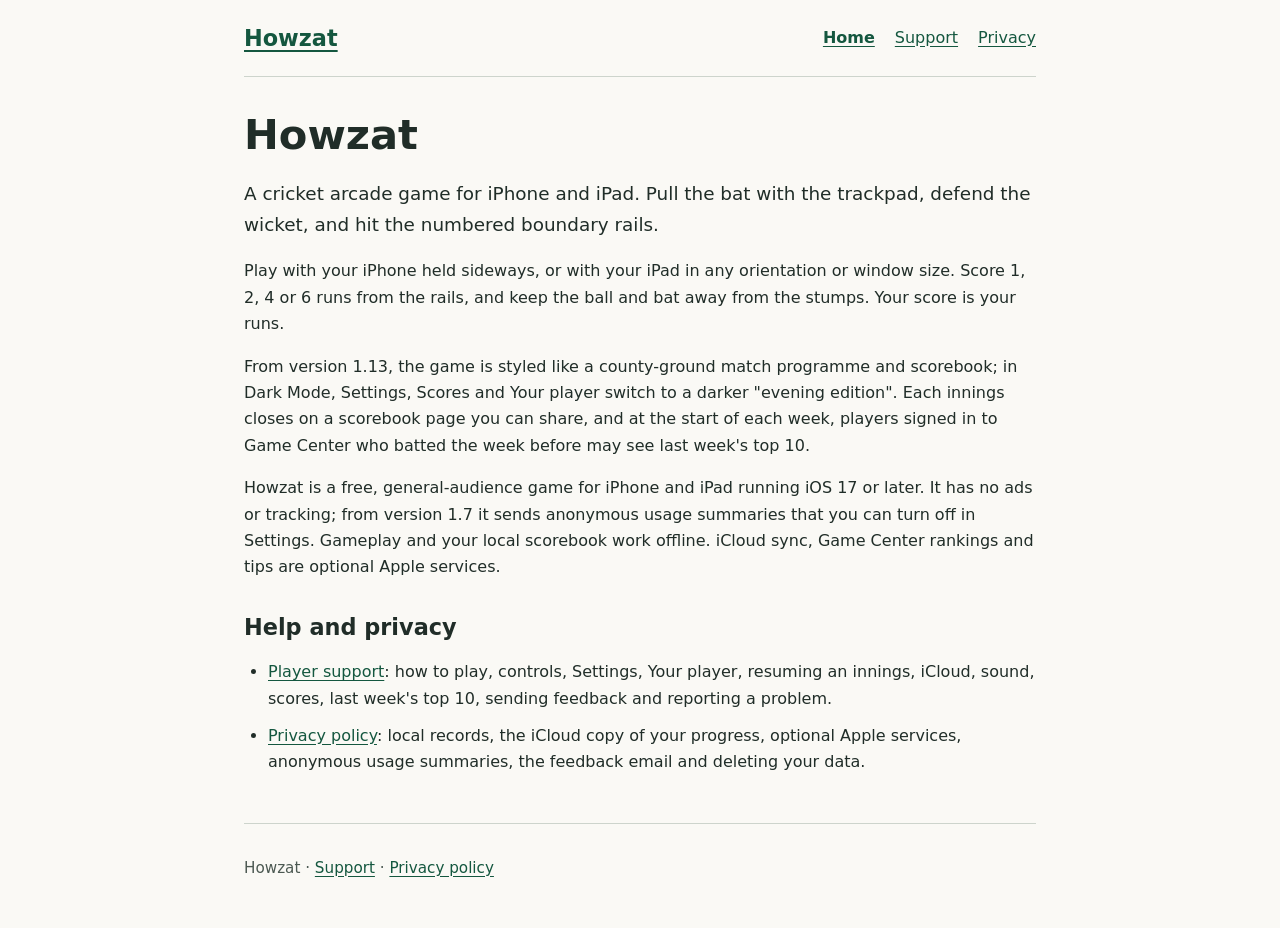
<file: index.html>
<!doctype html>
<html lang="en">
<head>
  <meta charset="utf-8">
  <meta name="viewport" content="width=device-width, initial-scale=1">
  <meta name="description" content="Player support and privacy information for Howzat, a cricket arcade game for iPhone and iPad.">
  <title>Howzat | Cricket for iPhone and iPad</title>
  <link rel="stylesheet" href="styles.css">
</head>
<body>
  <a class="skip-link" href="#main">Skip to content</a>
  <header class="site-header">
    <a class="brand" href="index.html">Howzat</a>
    <nav aria-label="Main navigation">
      <a href="index.html" aria-current="page">Home</a>
      <a href="support.html">Support</a>
      <a href="privacy.html">Privacy</a>
    </nav>
  </header>
  <main id="main">
    <h1>Howzat</h1>
    <p class="lead">A cricket arcade game for iPhone and iPad. Pull the bat with the trackpad, defend the wicket, and hit the numbered boundary rails.</p>
    <p>Play with your iPhone held sideways, or with your iPad in any orientation or window size. Score 1, 2, 4 or 6 runs from the rails, and keep the ball and bat away from the stumps. Your score is your runs.</p>
    <p>From version 1.13, the game is styled like a county-ground match programme and scorebook; in Dark Mode, Settings, Scores and Your player switch to a darker "evening edition". Each innings closes on a scorebook page you can share, and at the start of each week, players signed in to Game Center who batted the week before may see last week's top 10.</p>
    <p>Howzat is a free, general-audience game for iPhone and iPad running iOS 17 or later. It has no ads or tracking; from version 1.7 it sends anonymous usage summaries that you can turn off in Settings. Gameplay and your local scorebook work offline. iCloud sync, Game Center rankings and tips are optional Apple services.</p>
    <section aria-labelledby="help-heading">
      <h2 id="help-heading">Help and privacy</h2>
      <ul>
        <li><a href="support.html">Player support</a>: how to play, controls, Settings, Your player, resuming an innings, iCloud, sound, scores, last week's top 10, sending feedback and reporting a problem.</li>
        <li><a href="privacy.html">Privacy policy</a>: local records, the iCloud copy of your progress, optional Apple services, anonymous usage summaries, the feedback email and deleting your data.</li>
      </ul>
    </section>
  </main>
  <footer class="site-footer">
    <p>Howzat · <a href="support.html">Support</a> · <a href="privacy.html">Privacy policy</a></p>
  </footer>
</body>
</html>
</file>
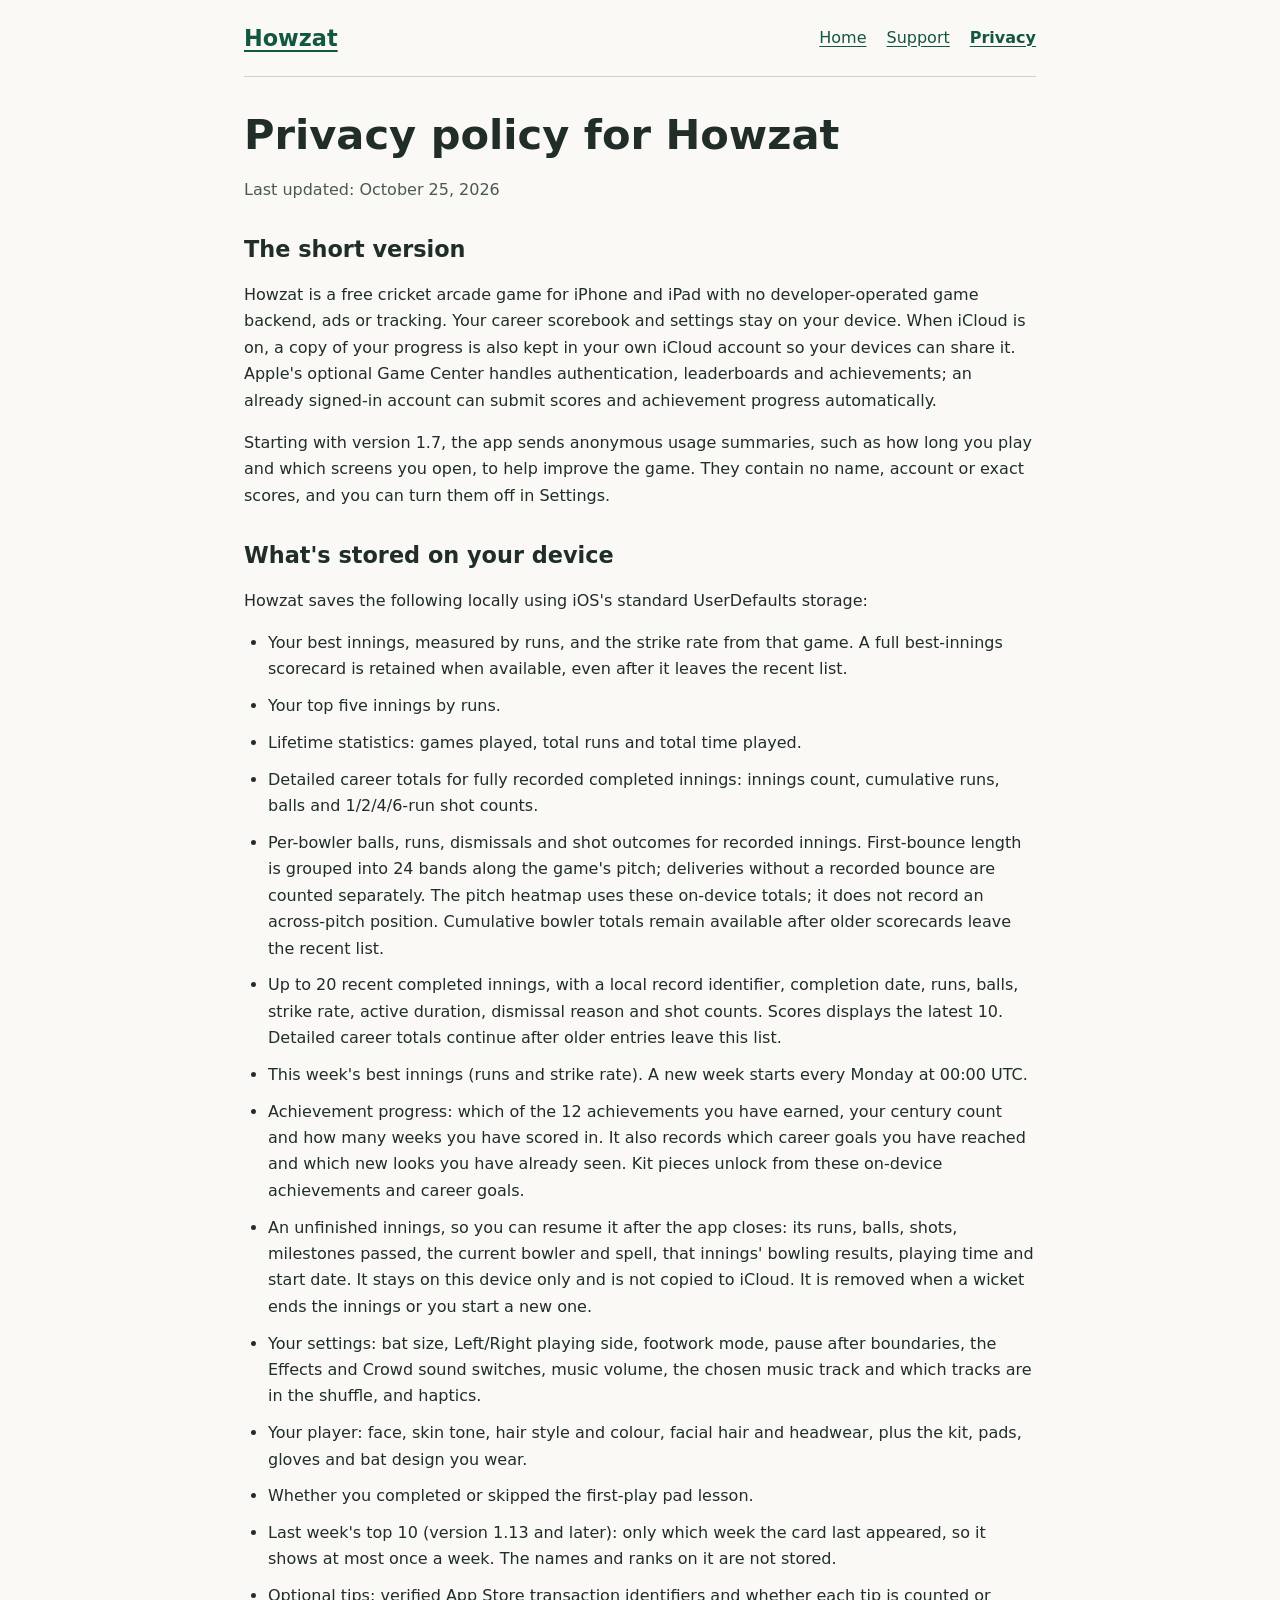
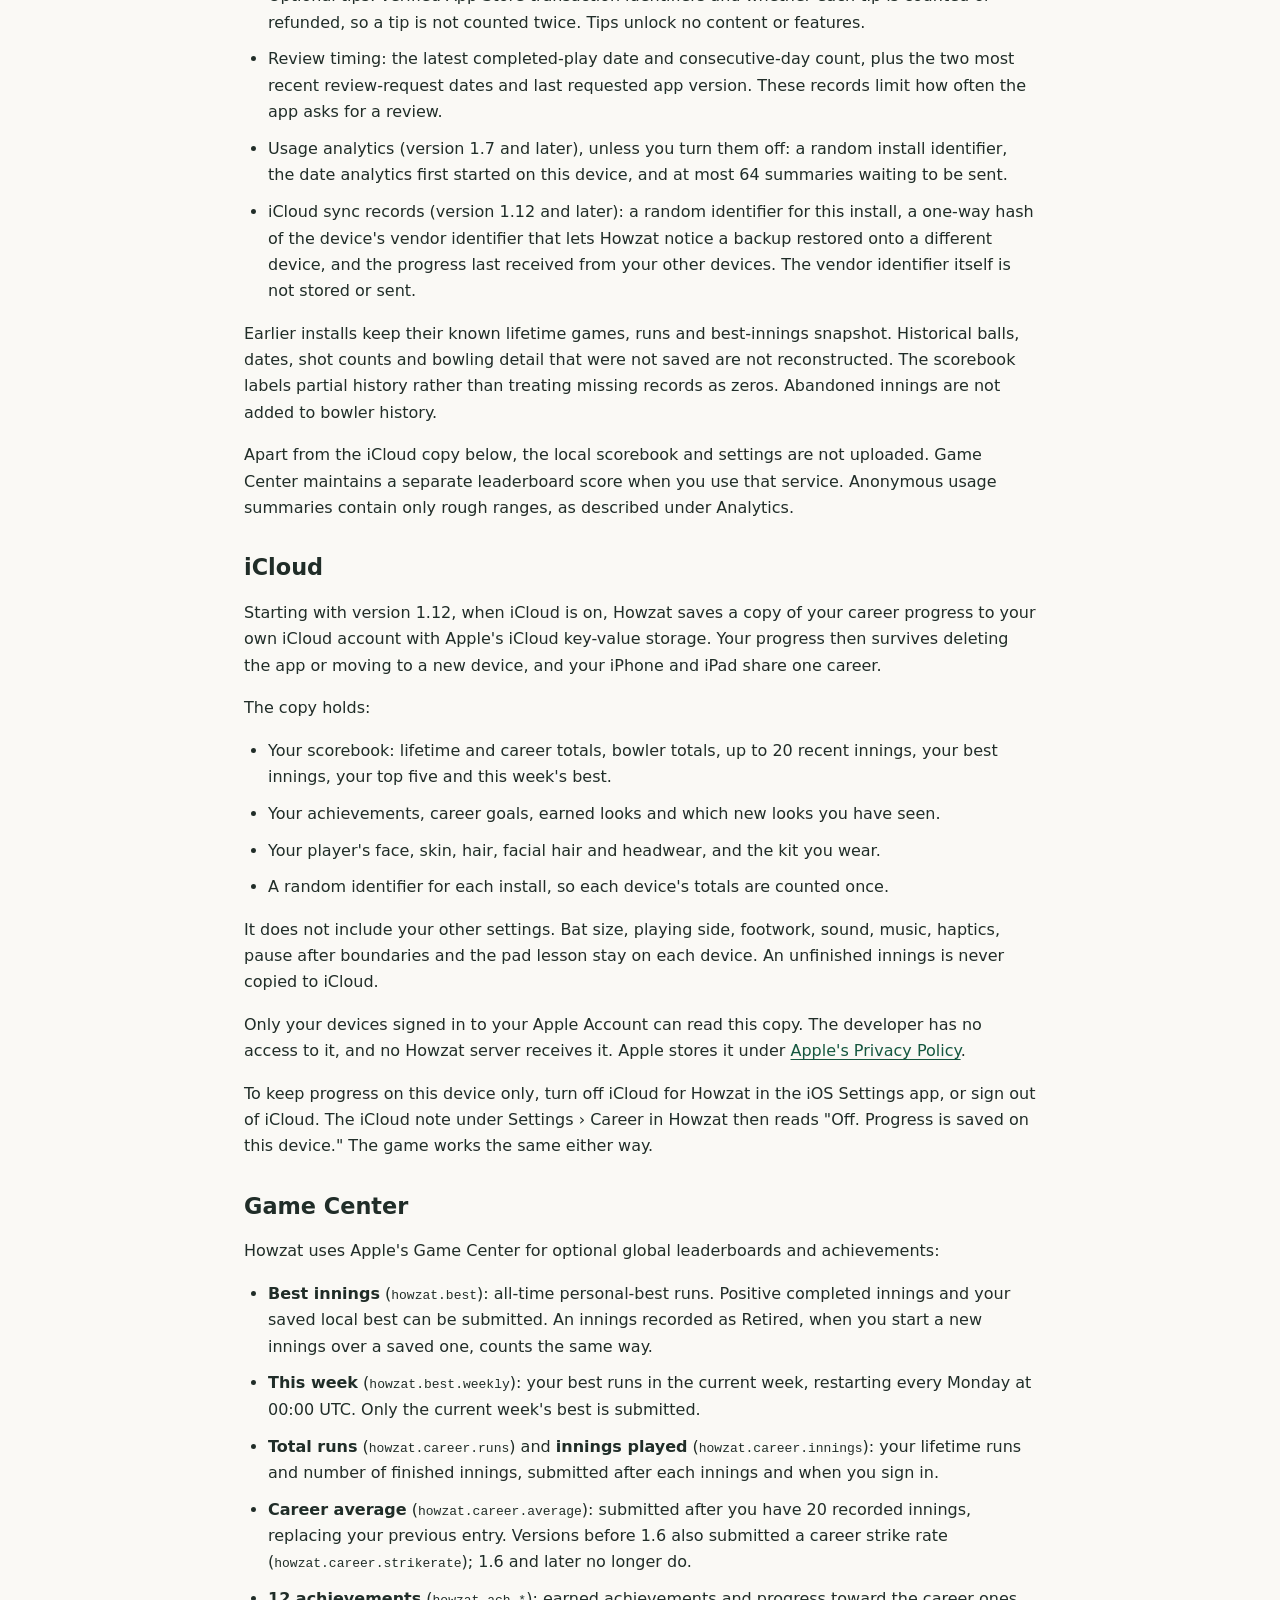
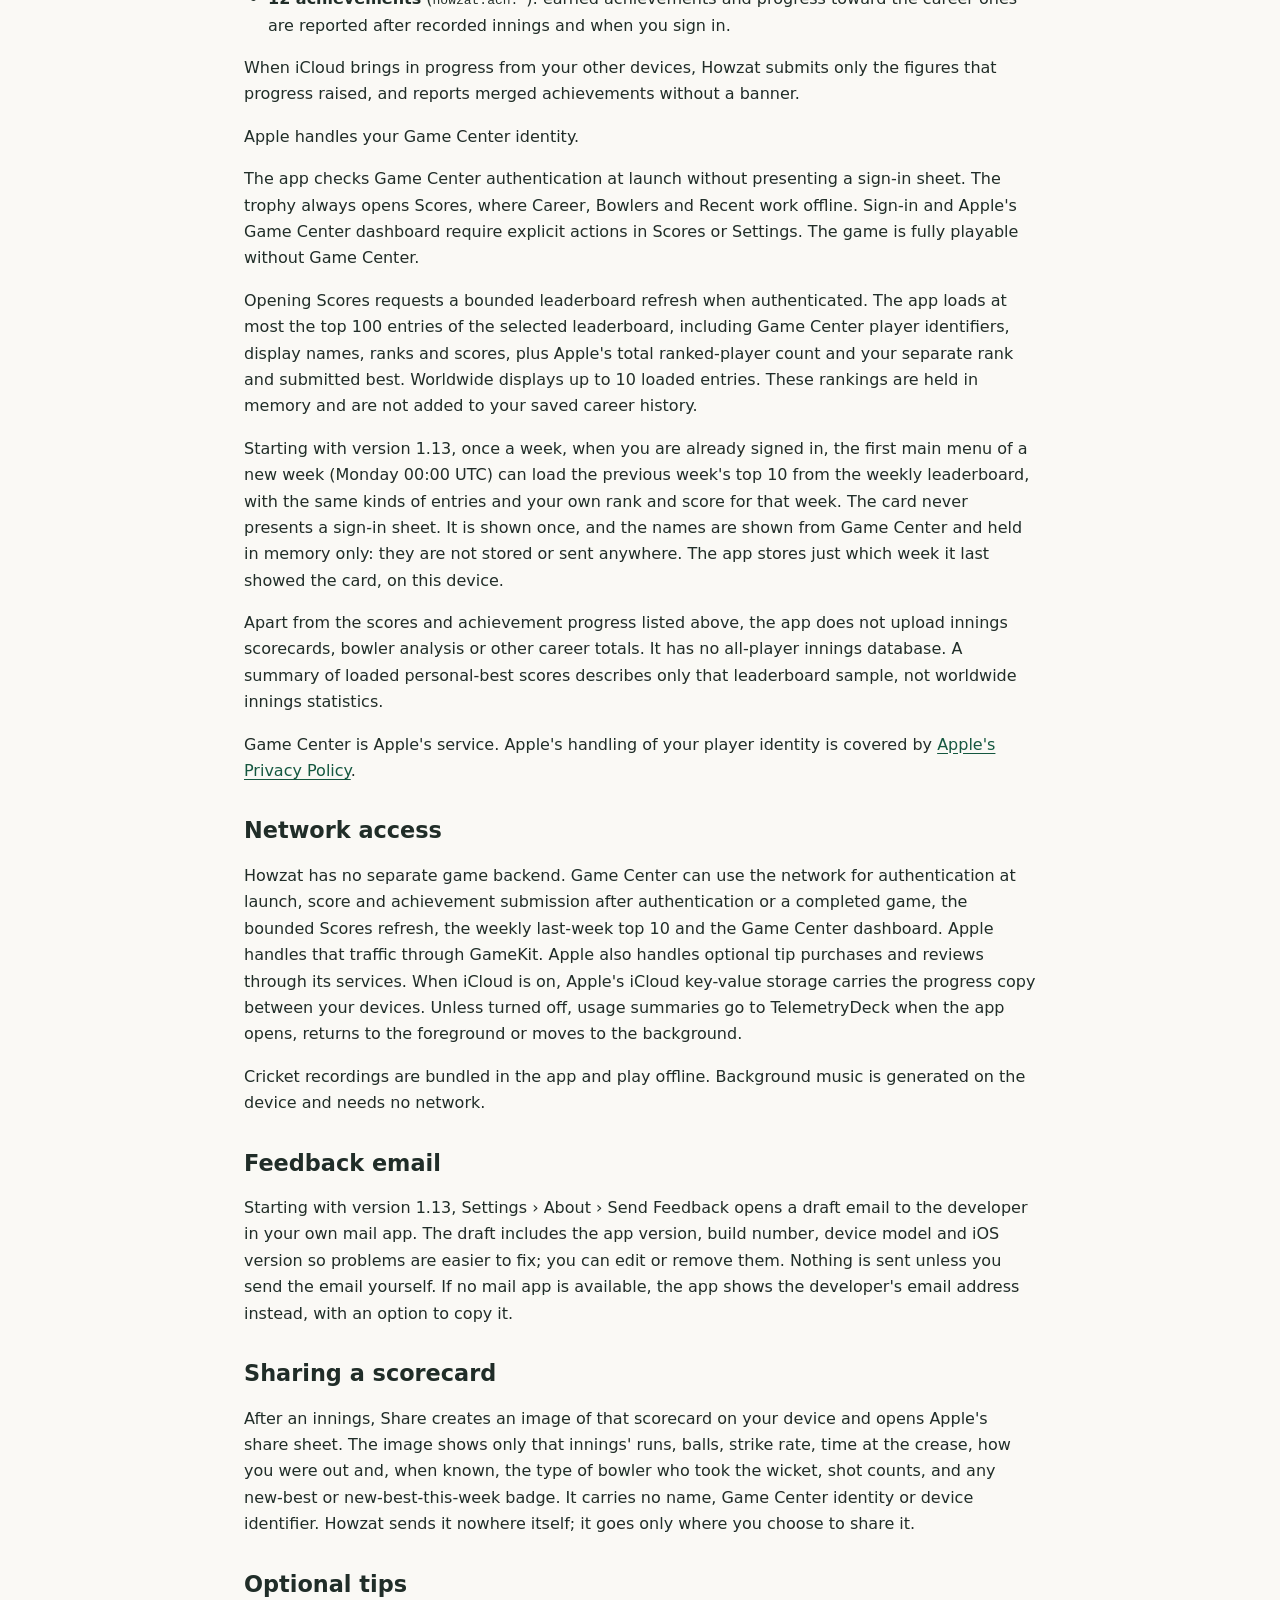
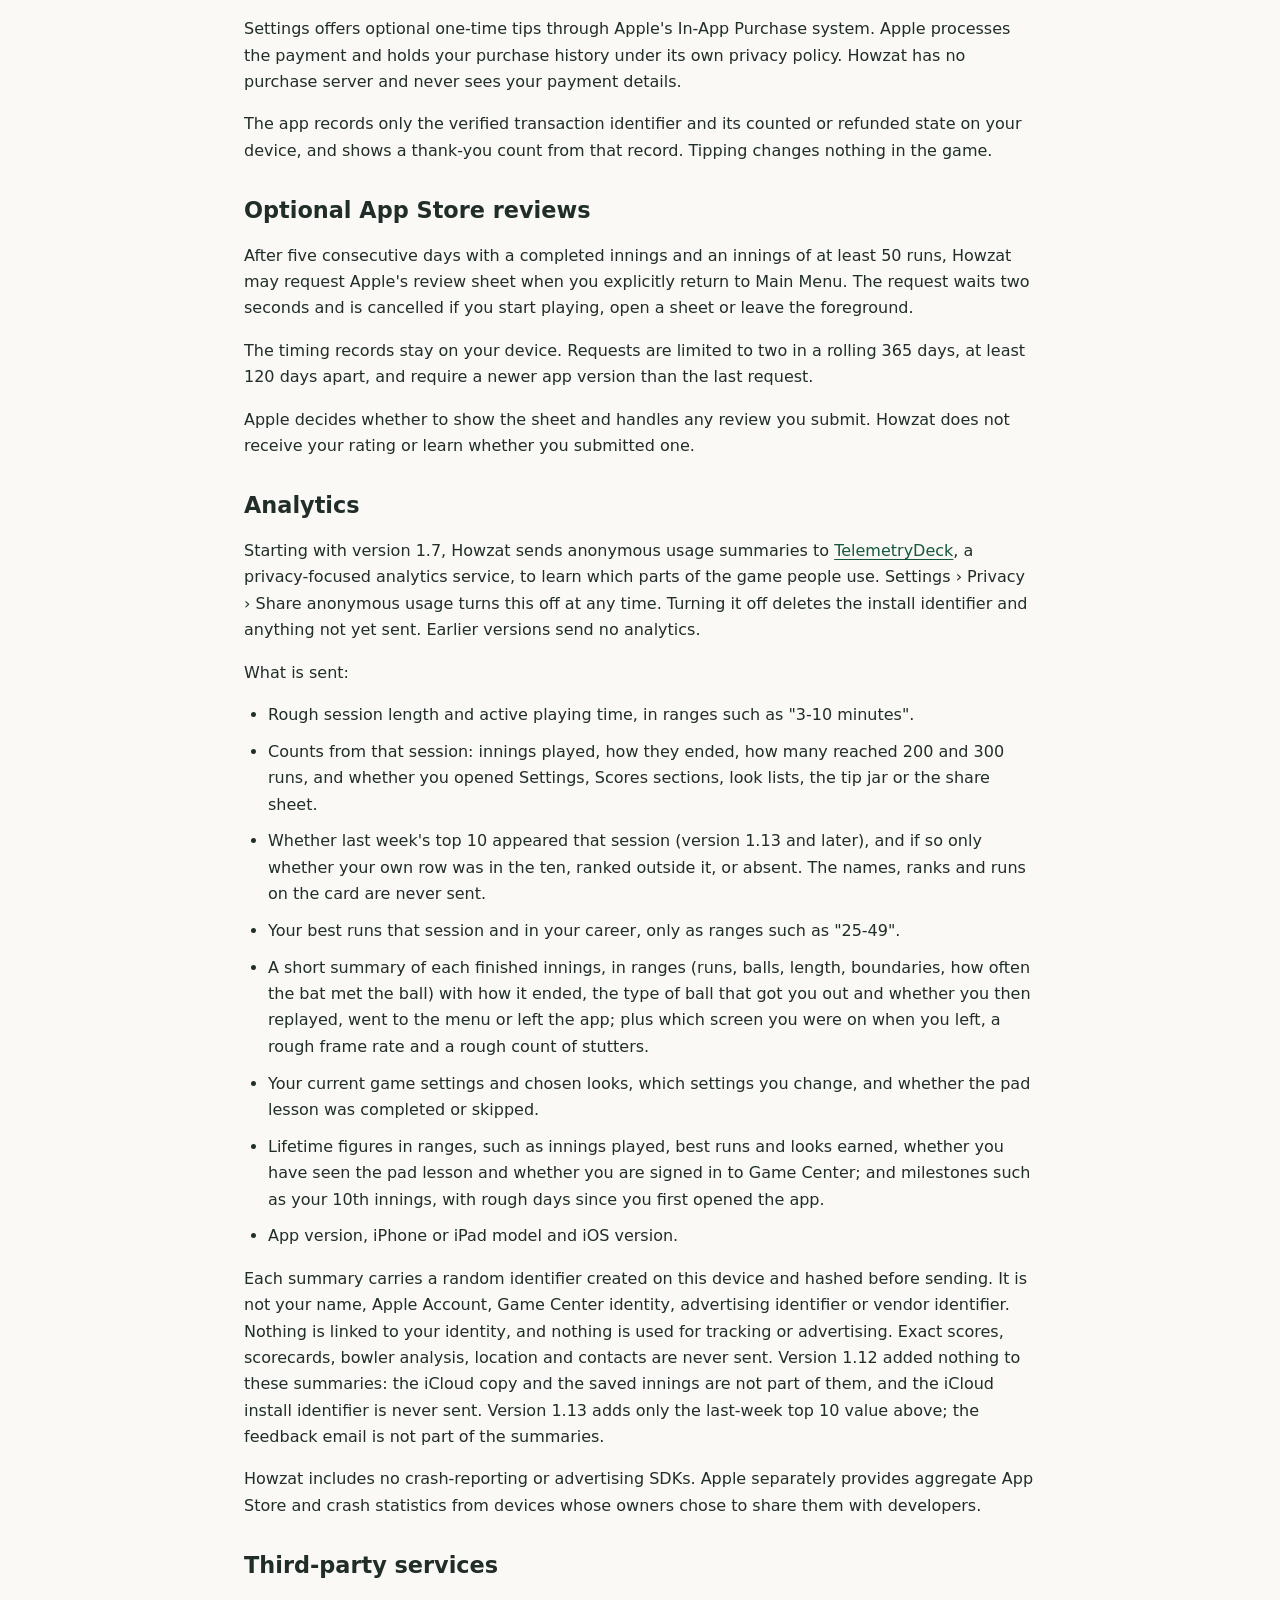
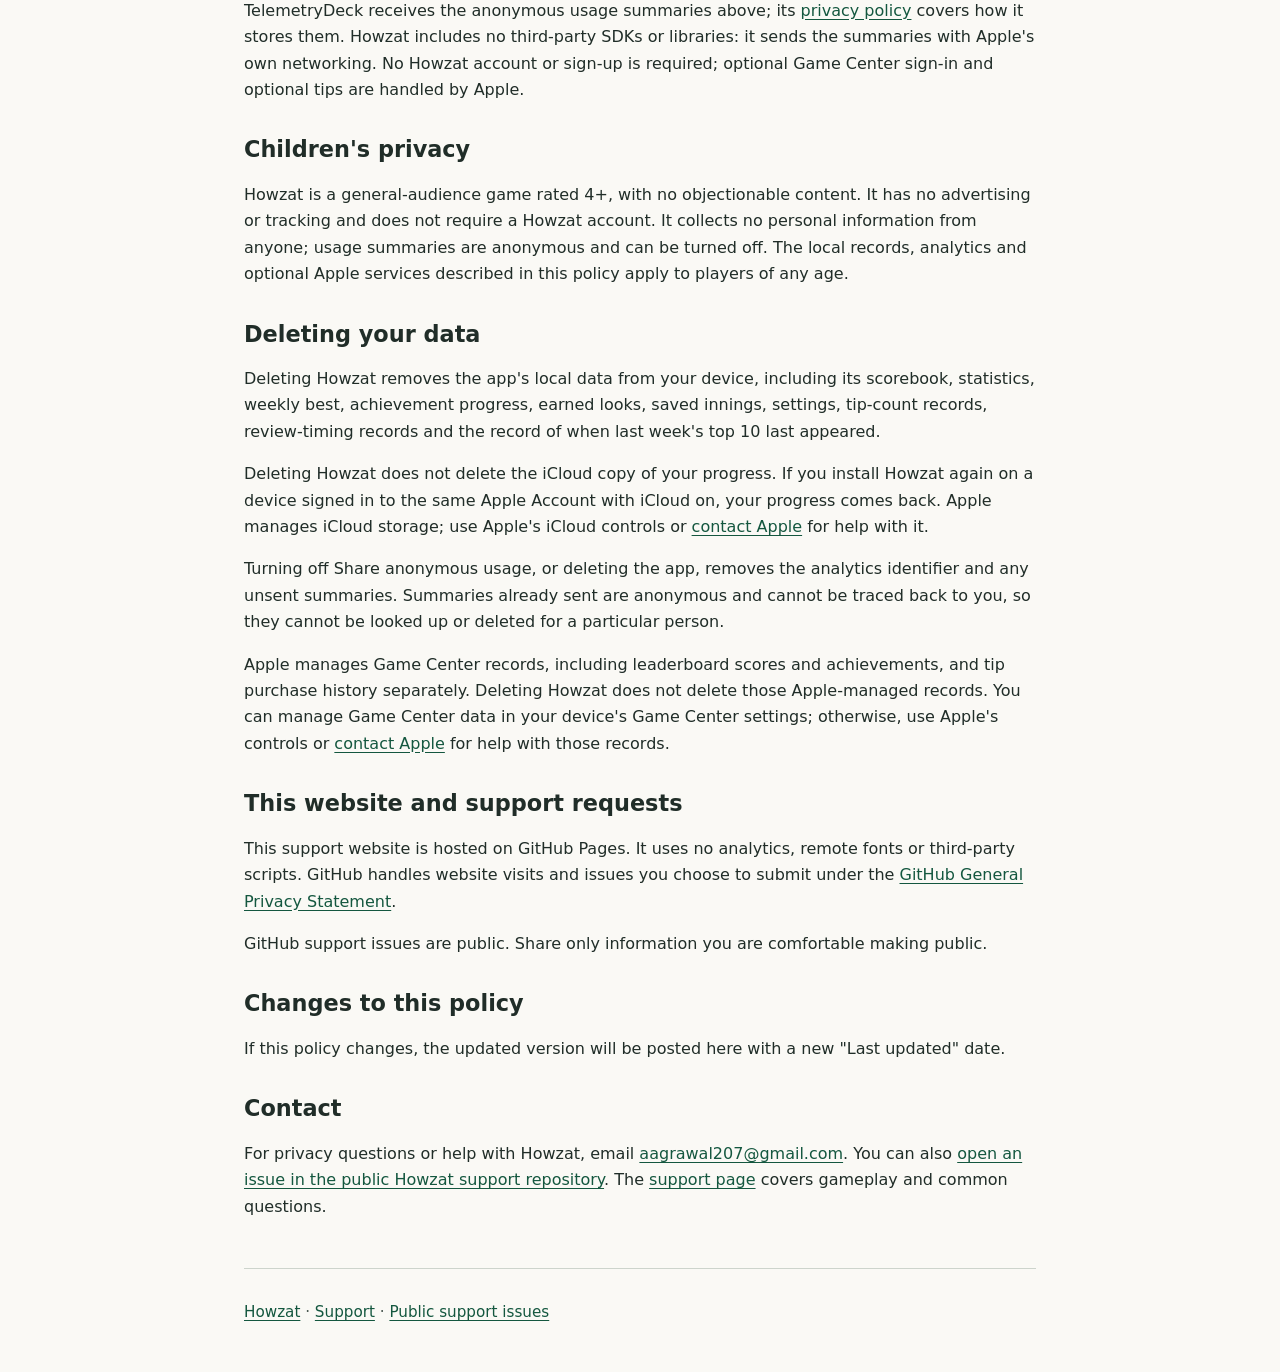
<file: privacy.html>
<!doctype html>
<html lang="en">
<head>
  <meta charset="utf-8">
  <meta name="viewport" content="width=device-width, initial-scale=1">
  <meta name="description" content="Howzat's privacy policy: on-device records, the optional iCloud copy of your progress, optional Game Center leaderboards and achievements, anonymous usage analytics, the feedback email, sharing, tips and review requests, and data deletion.">
  <title>Privacy policy | Howzat</title>
  <link rel="stylesheet" href="styles.css">
</head>
<body>
  <a class="skip-link" href="#main">Skip to content</a>
  <header class="site-header">
    <a class="brand" href="index.html">Howzat</a>
    <nav aria-label="Main navigation">
      <a href="index.html">Home</a>
      <a href="support.html">Support</a>
      <a href="privacy.html" aria-current="page">Privacy</a>
    </nav>
  </header>
  <main id="main">
    <h1>Privacy policy for Howzat</h1>
    <p class="updated">Last updated: October 25, 2026</p>

    <section aria-labelledby="summary-heading">
      <h2 id="summary-heading">The short version</h2>
      <p>Howzat is a free cricket arcade game for iPhone and iPad with no developer-operated game backend, ads or tracking. Your career scorebook and settings stay on your device. When iCloud is on, a copy of your progress is also kept in your own iCloud account so your devices can share it. Apple's optional Game Center handles authentication, leaderboards and achievements; an already signed-in account can submit scores and achievement progress automatically.</p>
      <p>Starting with version 1.7, the app sends anonymous usage summaries, such as how long you play and which screens you open, to help improve the game. They contain no name, account or exact scores, and you can turn them off in Settings.</p>
    </section>

    <section aria-labelledby="local-heading">
      <h2 id="local-heading">What's stored on your device</h2>
      <p>Howzat saves the following locally using iOS's standard UserDefaults storage:</p>
      <ul>
        <li>Your best innings, measured by runs, and the strike rate from that game. A full best-innings scorecard is retained when available, even after it leaves the recent list.</li>
        <li>Your top five innings by runs.</li>
        <li>Lifetime statistics: games played, total runs and total time played.</li>
        <li>Detailed career totals for fully recorded completed innings: innings count, cumulative runs, balls and 1/2/4/6-run shot counts.</li>
        <li>Per-bowler balls, runs, dismissals and shot outcomes for recorded innings. First-bounce length is grouped into 24 bands along the game's pitch; deliveries without a recorded bounce are counted separately. The pitch heatmap uses these on-device totals; it does not record an across-pitch position. Cumulative bowler totals remain available after older scorecards leave the recent list.</li>
        <li>Up to 20 recent completed innings, with a local record identifier, completion date, runs, balls, strike rate, active duration, dismissal reason and shot counts. Scores displays the latest 10. Detailed career totals continue after older entries leave this list.</li>
        <li>This week's best innings (runs and strike rate). A new week starts every Monday at 00:00 UTC.</li>
        <li>Achievement progress: which of the 12 achievements you have earned, your century count and how many weeks you have scored in. It also records which career goals you have reached and which new looks you have already seen. Kit pieces unlock from these on-device achievements and career goals.</li>
        <li>An unfinished innings, so you can resume it after the app closes: its runs, balls, shots, milestones passed, the current bowler and spell, that innings' bowling results, playing time and start date. It stays on this device only and is not copied to iCloud. It is removed when a wicket ends the innings or you start a new one.</li>
        <li>Your settings: bat size, Left/Right playing side, footwork mode, pause after boundaries, the Effects and Crowd sound switches, music volume, the chosen music track and which tracks are in the shuffle, and haptics.</li>
        <li>Your player: face, skin tone, hair style and colour, facial hair and headwear, plus the kit, pads, gloves and bat design you wear.</li>
        <li>Whether you completed or skipped the first-play pad lesson.</li>
        <li>Last week's top 10 (version 1.13 and later): only which week the card last appeared, so it shows at most once a week. The names and ranks on it are not stored.</li>
        <li>Optional tips: verified App Store transaction identifiers and whether each tip is counted or refunded, so a tip is not counted twice. Tips unlock no content or features.</li>
        <li>Review timing: the latest completed-play date and consecutive-day count, plus the two most recent review-request dates and last requested app version. These records limit how often the app asks for a review.</li>
        <li>Usage analytics (version 1.7 and later), unless you turn them off: a random install identifier, the date analytics first started on this device, and at most 64 summaries waiting to be sent.</li>
        <li>iCloud sync records (version 1.12 and later): a random identifier for this install, a one-way hash of the device's vendor identifier that lets Howzat notice a backup restored onto a different device, and the progress last received from your other devices. The vendor identifier itself is not stored or sent.</li>
      </ul>
      <p>Earlier installs keep their known lifetime games, runs and best-innings snapshot. Historical balls, dates, shot counts and bowling detail that were not saved are not reconstructed. The scorebook labels partial history rather than treating missing records as zeros. Abandoned innings are not added to bowler history.</p>
      <p>Apart from the iCloud copy below, the local scorebook and settings are not uploaded. Game Center maintains a separate leaderboard score when you use that service. Anonymous usage summaries contain only rough ranges, as described under Analytics.</p>
    </section>

    <section aria-labelledby="icloud-heading">
      <h2 id="icloud-heading">iCloud</h2>
      <p>Starting with version 1.12, when iCloud is on, Howzat saves a copy of your career progress to your own iCloud account with Apple's iCloud key-value storage. Your progress then survives deleting the app or moving to a new device, and your iPhone and iPad share one career.</p>
      <p>The copy holds:</p>
      <ul>
        <li>Your scorebook: lifetime and career totals, bowler totals, up to 20 recent innings, your best innings, your top five and this week's best.</li>
        <li>Your achievements, career goals, earned looks and which new looks you have seen.</li>
        <li>Your player's face, skin, hair, facial hair and headwear, and the kit you wear.</li>
        <li>A random identifier for each install, so each device's totals are counted once.</li>
      </ul>
      <p>It does not include your other settings. Bat size, playing side, footwork, sound, music, haptics, pause after boundaries and the pad lesson stay on each device. An unfinished innings is never copied to iCloud.</p>
      <p>Only your devices signed in to your Apple Account can read this copy. The developer has no access to it, and no Howzat server receives it. Apple stores it under <a href="https://www.apple.com/legal/privacy/">Apple's Privacy Policy</a>.</p>
      <p>To keep progress on this device only, turn off iCloud for Howzat in the iOS Settings app, or sign out of iCloud. The iCloud note under Settings &rsaquo; Career in Howzat then reads "Off. Progress is saved on this device." The game works the same either way.</p>
    </section>

    <section aria-labelledby="game-center-heading">
      <h2 id="game-center-heading">Game Center</h2>
      <p>Howzat uses Apple's Game Center for optional global leaderboards and achievements:</p>
      <ul>
        <li><strong>Best innings</strong> (<code>howzat.best</code>): all-time personal-best runs. Positive completed innings and your saved local best can be submitted. An innings recorded as Retired, when you start a new innings over a saved one, counts the same way.</li>
        <li><strong>This week</strong> (<code>howzat.best.weekly</code>): your best runs in the current week, restarting every Monday at 00:00 UTC. Only the current week's best is submitted.</li>
        <li><strong>Total runs</strong> (<code>howzat.career.runs</code>) and <strong>innings played</strong> (<code>howzat.career.innings</code>): your lifetime runs and number of finished innings, submitted after each innings and when you sign in.</li>
        <li><strong>Career average</strong> (<code>howzat.career.average</code>): submitted after you have 20 recorded innings, replacing your previous entry. Versions before 1.6 also submitted a career strike rate (<code>howzat.career.strikerate</code>); 1.6 and later no longer do.</li>
        <li><strong>12 achievements</strong> (<code>howzat.ach.*</code>): earned achievements and progress toward the career ones are reported after recorded innings and when you sign in.</li>
      </ul>
      <p>When iCloud brings in progress from your other devices, Howzat submits only the figures that progress raised, and reports merged achievements without a banner.</p>
      <p>Apple handles your Game Center identity.</p>
      <p>The app checks Game Center authentication at launch without presenting a sign-in sheet. The trophy always opens Scores, where Career, Bowlers and Recent work offline. Sign-in and Apple's Game Center dashboard require explicit actions in Scores or Settings. The game is fully playable without Game Center.</p>
      <p>Opening Scores requests a bounded leaderboard refresh when authenticated. The app loads at most the top 100 entries of the selected leaderboard, including Game Center player identifiers, display names, ranks and scores, plus Apple's total ranked-player count and your separate rank and submitted best. Worldwide displays up to 10 loaded entries. These rankings are held in memory and are not added to your saved career history.</p>
      <p>Starting with version 1.13, once a week, when you are already signed in, the first main menu of a new week (Monday 00:00 UTC) can load the previous week's top 10 from the weekly leaderboard, with the same kinds of entries and your own rank and score for that week. The card never presents a sign-in sheet. It is shown once, and the names are shown from Game Center and held in memory only: they are not stored or sent anywhere. The app stores just which week it last showed the card, on this device.</p>
      <p>Apart from the scores and achievement progress listed above, the app does not upload innings scorecards, bowler analysis or other career totals. It has no all-player innings database. A summary of loaded personal-best scores describes only that leaderboard sample, not worldwide innings statistics.</p>
      <p>Game Center is Apple's service. Apple's handling of your player identity is covered by <a href="https://www.apple.com/legal/privacy/">Apple's Privacy Policy</a>.</p>
    </section>

    <section aria-labelledby="network-heading">
      <h2 id="network-heading">Network access</h2>
      <p>Howzat has no separate game backend. Game Center can use the network for authentication at launch, score and achievement submission after authentication or a completed game, the bounded Scores refresh, the weekly last-week top 10 and the Game Center dashboard. Apple handles that traffic through GameKit. Apple also handles optional tip purchases and reviews through its services. When iCloud is on, Apple's iCloud key-value storage carries the progress copy between your devices. Unless turned off, usage summaries go to TelemetryDeck when the app opens, returns to the foreground or moves to the background.</p>
      <p>Cricket recordings are bundled in the app and play offline. Background music is generated on the device and needs no network.</p>
    </section>

    <section aria-labelledby="feedback-heading">
      <h2 id="feedback-heading">Feedback email</h2>
      <p>Starting with version 1.13, Settings &rsaquo; About &rsaquo; Send Feedback opens a draft email to the developer in your own mail app. The draft includes the app version, build number, device model and iOS version so problems are easier to fix; you can edit or remove them. Nothing is sent unless you send the email yourself. If no mail app is available, the app shows the developer's email address instead, with an option to copy it.</p>
    </section>

    <section aria-labelledby="share-heading">
      <h2 id="share-heading">Sharing a scorecard</h2>
      <p>After an innings, Share creates an image of that scorecard on your device and opens Apple's share sheet. The image shows only that innings' runs, balls, strike rate, time at the crease, how you were out and, when known, the type of bowler who took the wicket, shot counts, and any new-best or new-best-this-week badge. It carries no name, Game Center identity or device identifier. Howzat sends it nowhere itself; it goes only where you choose to share it.</p>
    </section>

    <section aria-labelledby="tips-heading">
      <h2 id="tips-heading">Optional tips</h2>
      <p>Settings offers optional one-time tips through Apple's In-App Purchase system. Apple processes the payment and holds your purchase history under its own privacy policy. Howzat has no purchase server and never sees your payment details.</p>
      <p>The app records only the verified transaction identifier and its counted or refunded state on your device, and shows a thank-you count from that record. Tipping changes nothing in the game.</p>
    </section>

    <section aria-labelledby="reviews-heading">
      <h2 id="reviews-heading">Optional App Store reviews</h2>
      <p>After five consecutive days with a completed innings and an innings of at least 50 runs, Howzat may request Apple's review sheet when you explicitly return to Main Menu. The request waits two seconds and is cancelled if you start playing, open a sheet or leave the foreground.</p>
      <p>The timing records stay on your device. Requests are limited to two in a rolling 365 days, at least 120 days apart, and require a newer app version than the last request.</p>
      <p>Apple decides whether to show the sheet and handles any review you submit. Howzat does not receive your rating or learn whether you submitted one.</p>
    </section>

    <section aria-labelledby="tracking-heading">
      <h2 id="tracking-heading">Analytics</h2>
      <p>Starting with version 1.7, Howzat sends anonymous usage summaries to <a href="https://telemetrydeck.com/privacy/">TelemetryDeck</a>, a privacy-focused analytics service, to learn which parts of the game people use. Settings &rsaquo; Privacy &rsaquo; Share anonymous usage turns this off at any time. Turning it off deletes the install identifier and anything not yet sent. Earlier versions send no analytics.</p>
      <p>What is sent:</p>
      <ul>
        <li>Rough session length and active playing time, in ranges such as "3-10 minutes".</li>
        <li>Counts from that session: innings played, how they ended, how many reached 200 and 300 runs, and whether you opened Settings, Scores sections, look lists, the tip jar or the share sheet.</li>
        <li>Whether last week's top 10 appeared that session (version 1.13 and later), and if so only whether your own row was in the ten, ranked outside it, or absent. The names, ranks and runs on the card are never sent.</li>
        <li>Your best runs that session and in your career, only as ranges such as "25-49".</li>
        <li>A short summary of each finished innings, in ranges (runs, balls, length, boundaries, how often the bat met the ball) with how it ended, the type of ball that got you out and whether you then replayed, went to the menu or left the app; plus which screen you were on when you left, a rough frame rate and a rough count of stutters.</li>
        <li>Your current game settings and chosen looks, which settings you change, and whether the pad lesson was completed or skipped.</li>
        <li>Lifetime figures in ranges, such as innings played, best runs and looks earned, whether you have seen the pad lesson and whether you are signed in to Game Center; and milestones such as your 10th innings, with rough days since you first opened the app.</li>
        <li>App version, iPhone or iPad model and iOS version.</li>
      </ul>
      <p>Each summary carries a random identifier created on this device and hashed before sending. It is not your name, Apple Account, Game Center identity, advertising identifier or vendor identifier. Nothing is linked to your identity, and nothing is used for tracking or advertising. Exact scores, scorecards, bowler analysis, location and contacts are never sent. Version 1.12 added nothing to these summaries: the iCloud copy and the saved innings are not part of them, and the iCloud install identifier is never sent. Version 1.13 adds only the last-week top 10 value above; the feedback email is not part of the summaries.</p>
      <p>Howzat includes no crash-reporting or advertising SDKs. Apple separately provides aggregate App Store and crash statistics from devices whose owners chose to share them with developers.</p>
    </section>

    <section aria-labelledby="third-party-heading">
      <h2 id="third-party-heading">Third-party services</h2>
      <p>TelemetryDeck receives the anonymous usage summaries above; its <a href="https://telemetrydeck.com/privacy/">privacy policy</a> covers how it stores them. Howzat includes no third-party SDKs or libraries: it sends the summaries with Apple's own networking. No Howzat account or sign-up is required; optional Game Center sign-in and optional tips are handled by Apple.</p>
    </section>

    <section aria-labelledby="children-heading">
      <h2 id="children-heading">Children's privacy</h2>
      <p>Howzat is a general-audience game rated 4+, with no objectionable content. It has no advertising or tracking and does not require a Howzat account. It collects no personal information from anyone; usage summaries are anonymous and can be turned off. The local records, analytics and optional Apple services described in this policy apply to players of any age.</p>
    </section>

    <section aria-labelledby="deletion-heading">
      <h2 id="deletion-heading">Deleting your data</h2>
      <p>Deleting Howzat removes the app's local data from your device, including its scorebook, statistics, weekly best, achievement progress, earned looks, saved innings, settings, tip-count records, review-timing records and the record of when last week's top 10 last appeared.</p>
      <p>Deleting Howzat does not delete the iCloud copy of your progress. If you install Howzat again on a device signed in to the same Apple Account with iCloud on, your progress comes back. Apple manages iCloud storage; use Apple's iCloud controls or <a href="https://support.apple.com/">contact Apple</a> for help with it.</p>
      <p>Turning off Share anonymous usage, or deleting the app, removes the analytics identifier and any unsent summaries. Summaries already sent are anonymous and cannot be traced back to you, so they cannot be looked up or deleted for a particular person.</p>
      <p>Apple manages Game Center records, including leaderboard scores and achievements, and tip purchase history separately. Deleting Howzat does not delete those Apple-managed records. You can manage Game Center data in your device's Game Center settings; otherwise, use Apple's controls or <a href="https://support.apple.com/">contact Apple</a> for help with those records.</p>
    </section>

    <section aria-labelledby="website-heading">
      <h2 id="website-heading">This website and support requests</h2>
      <p>This support website is hosted on GitHub Pages. It uses no analytics, remote fonts or third-party scripts. GitHub handles website visits and issues you choose to submit under the <a href="https://docs.github.com/en/site-policy/privacy-policies/github-general-privacy-statement">GitHub General Privacy Statement</a>.</p>
      <p>GitHub support issues are public. Share only information you are comfortable making public.</p>
    </section>

    <section aria-labelledby="changes-heading">
      <h2 id="changes-heading">Changes to this policy</h2>
      <p>If this policy changes, the updated version will be posted here with a new "Last updated" date.</p>
    </section>

    <section aria-labelledby="contact-heading">
      <h2 id="contact-heading">Contact</h2>
      <p>For privacy questions or help with Howzat, email <a href="mailto:aagrawal207@gmail.com">aagrawal207@gmail.com</a>. You can also <a href="https://github.com/aagrawal207/howzat-support/issues">open an issue in the public Howzat support repository</a>. The <a href="support.html">support page</a> covers gameplay and common questions.</p>
    </section>
  </main>
  <footer class="site-footer">
    <p><a href="index.html">Howzat</a> · <a href="support.html">Support</a> · <a href="https://github.com/aagrawal207/howzat-support/issues">Public support issues</a></p>
  </footer>
</body>
</html>
</file>
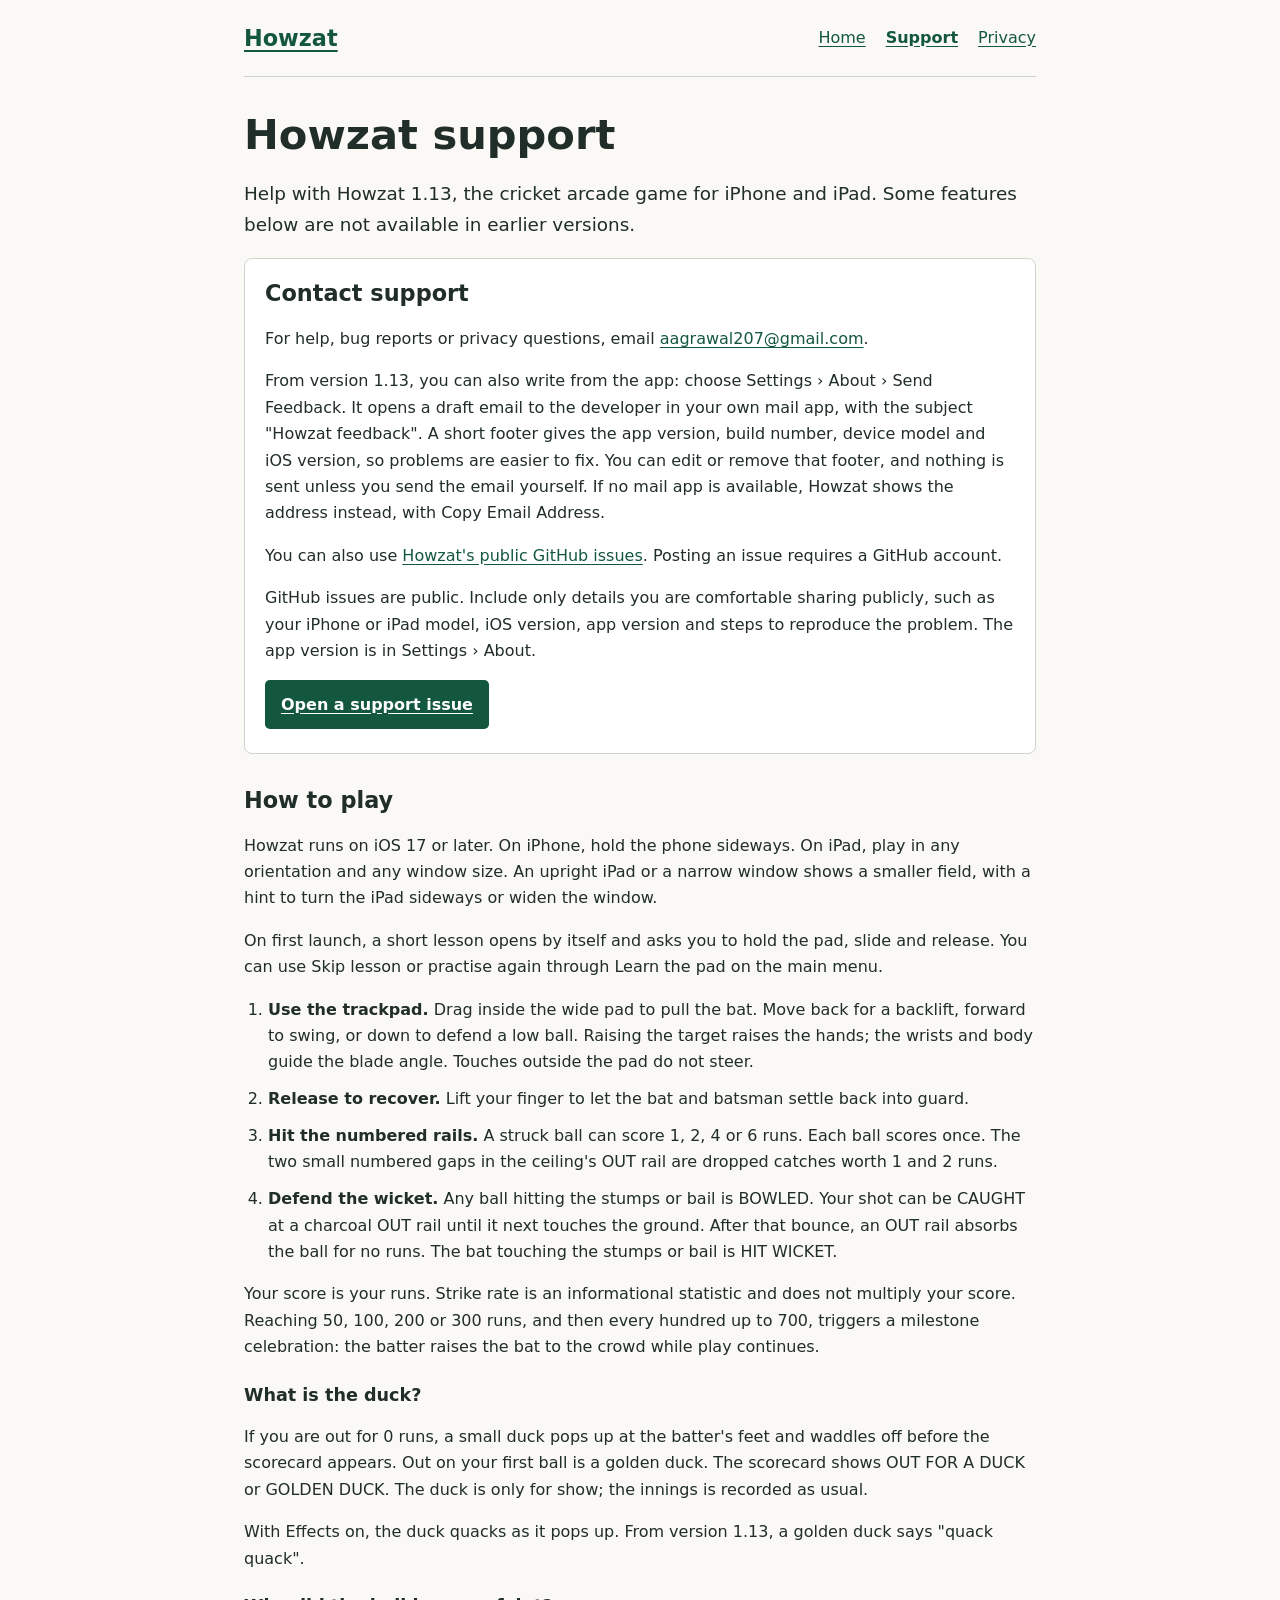
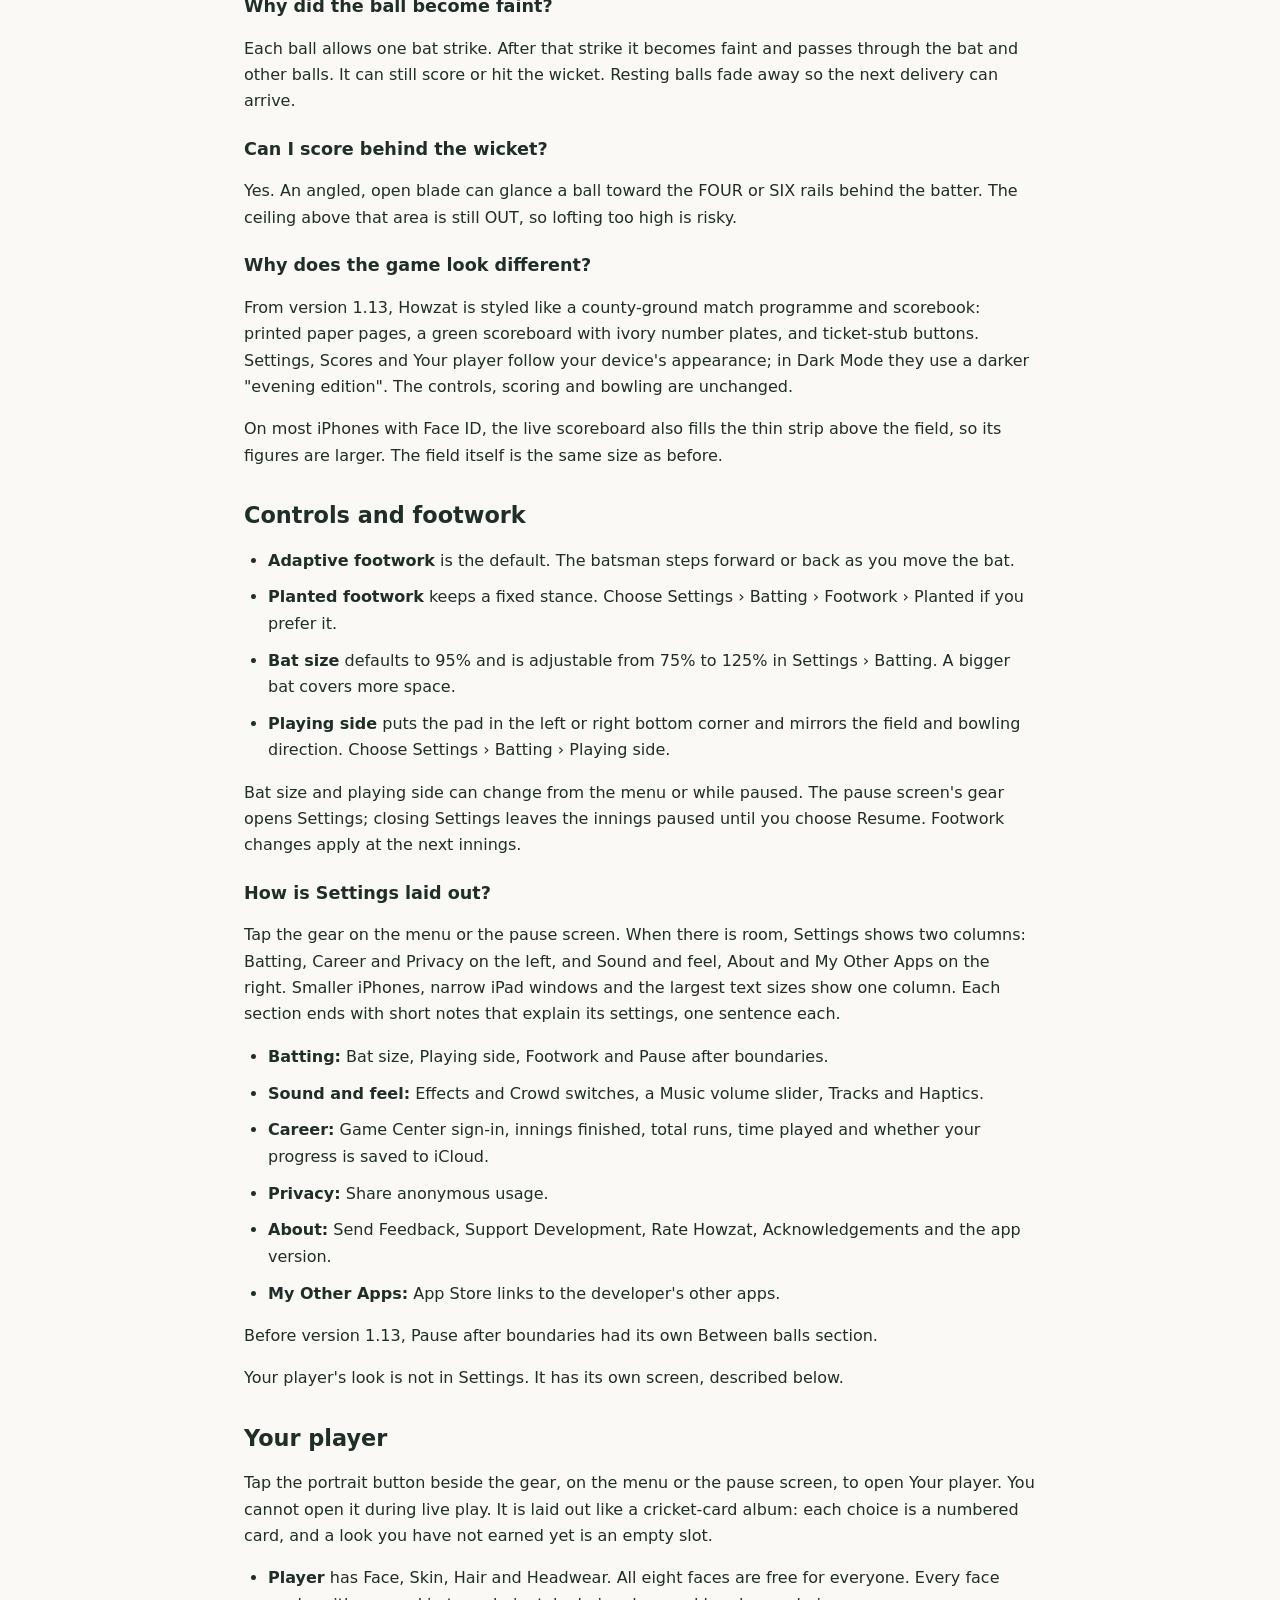
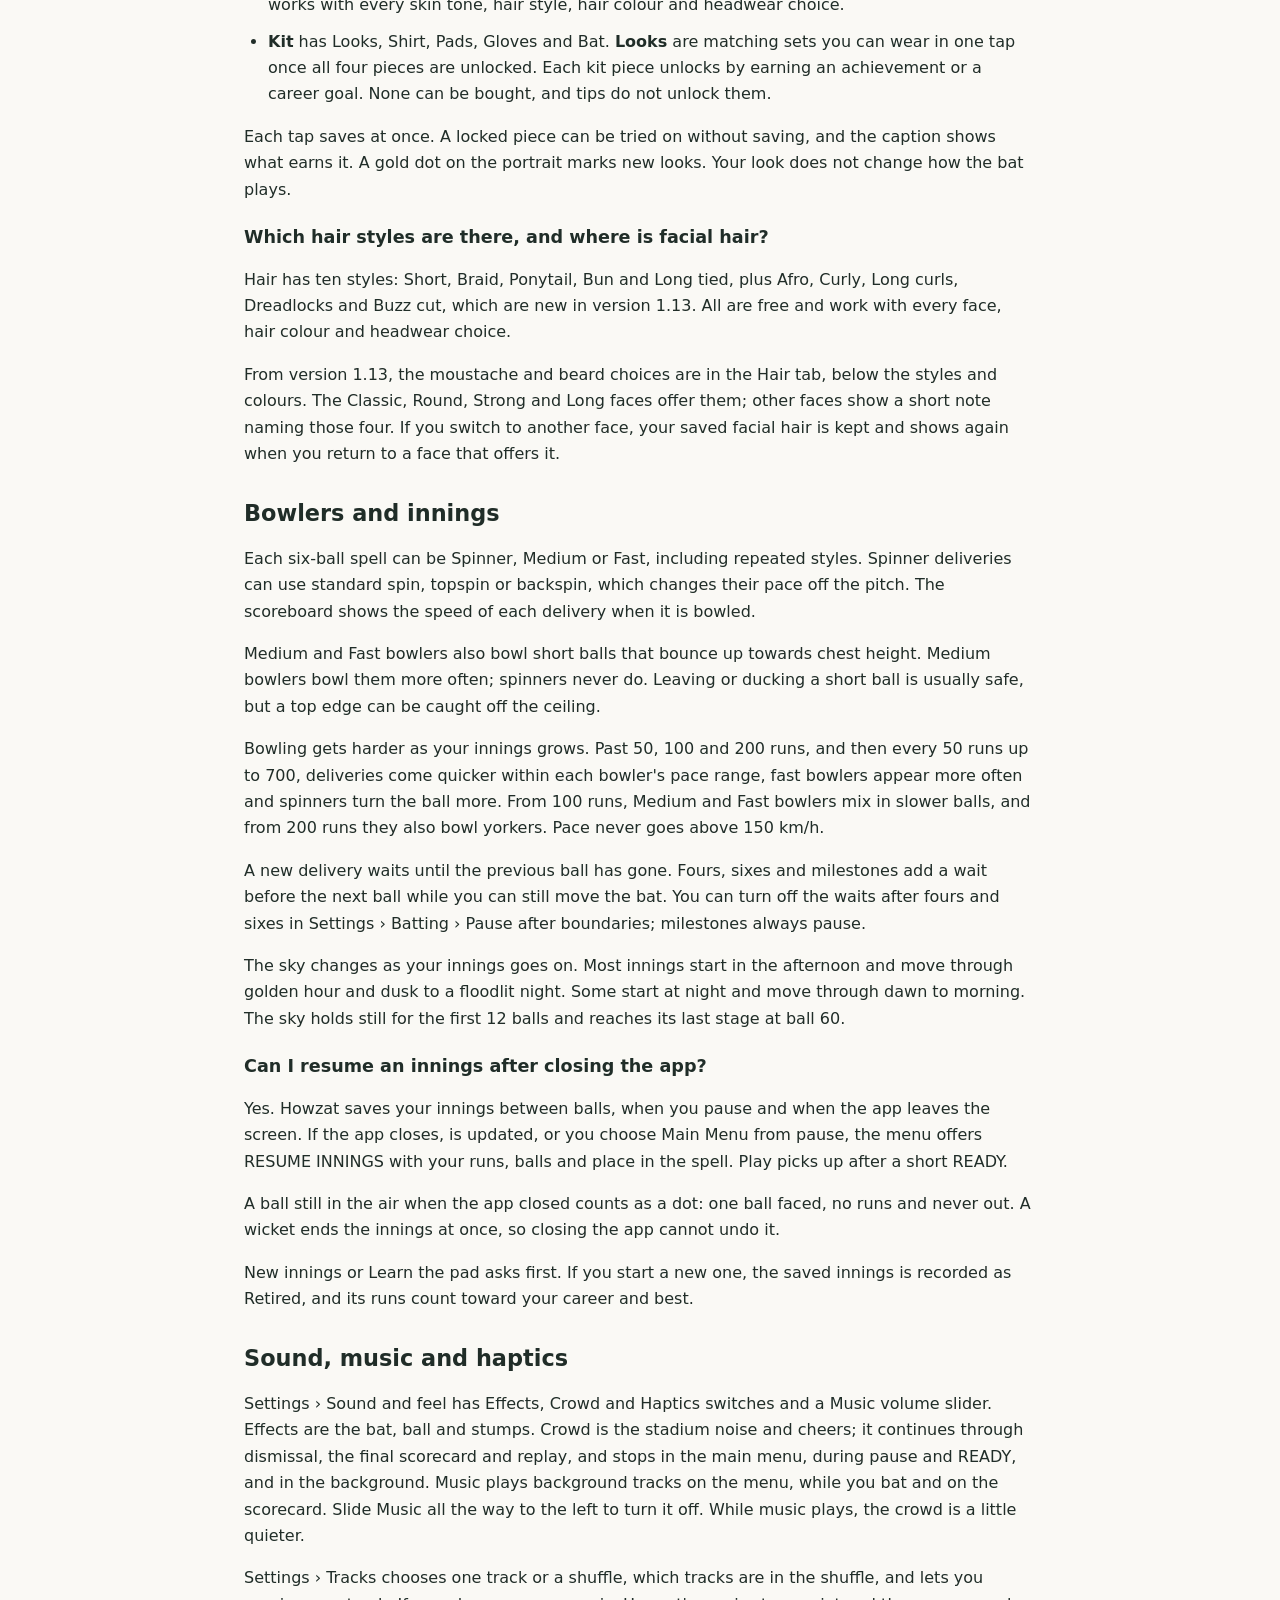
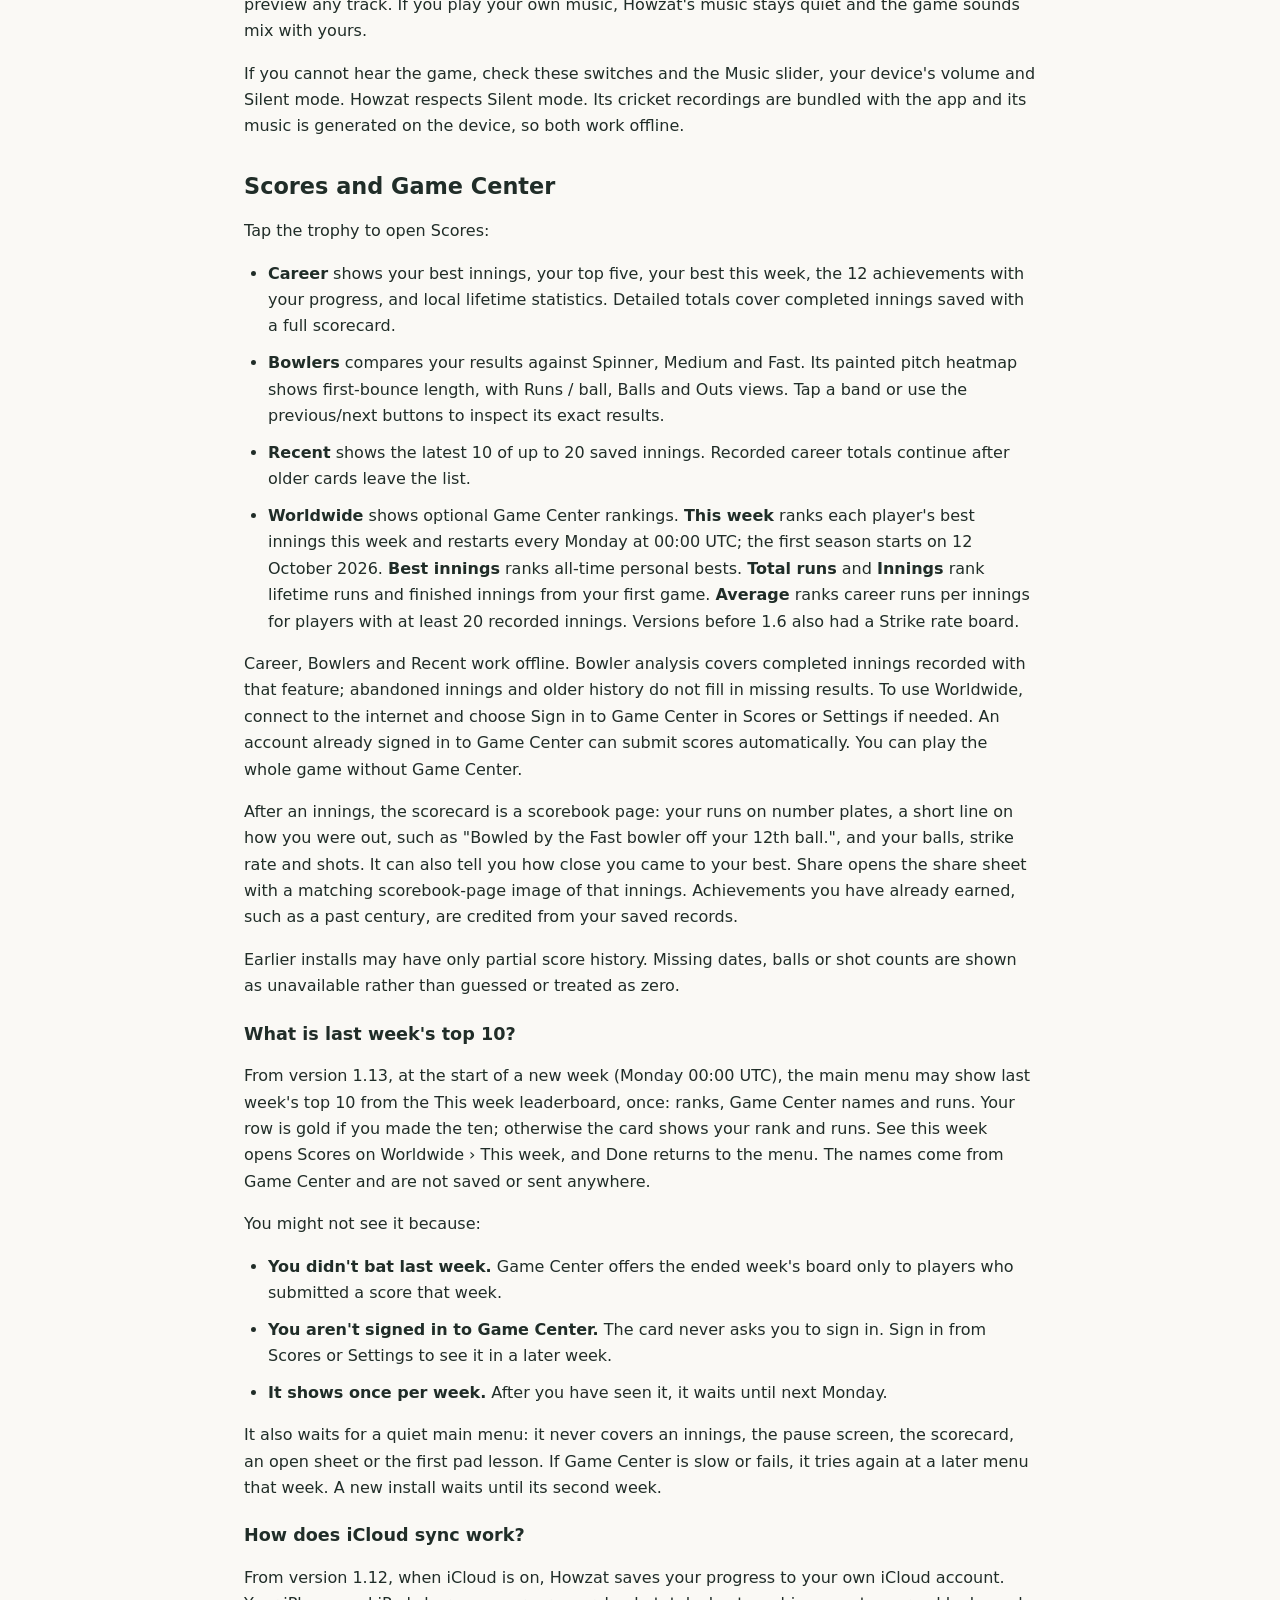
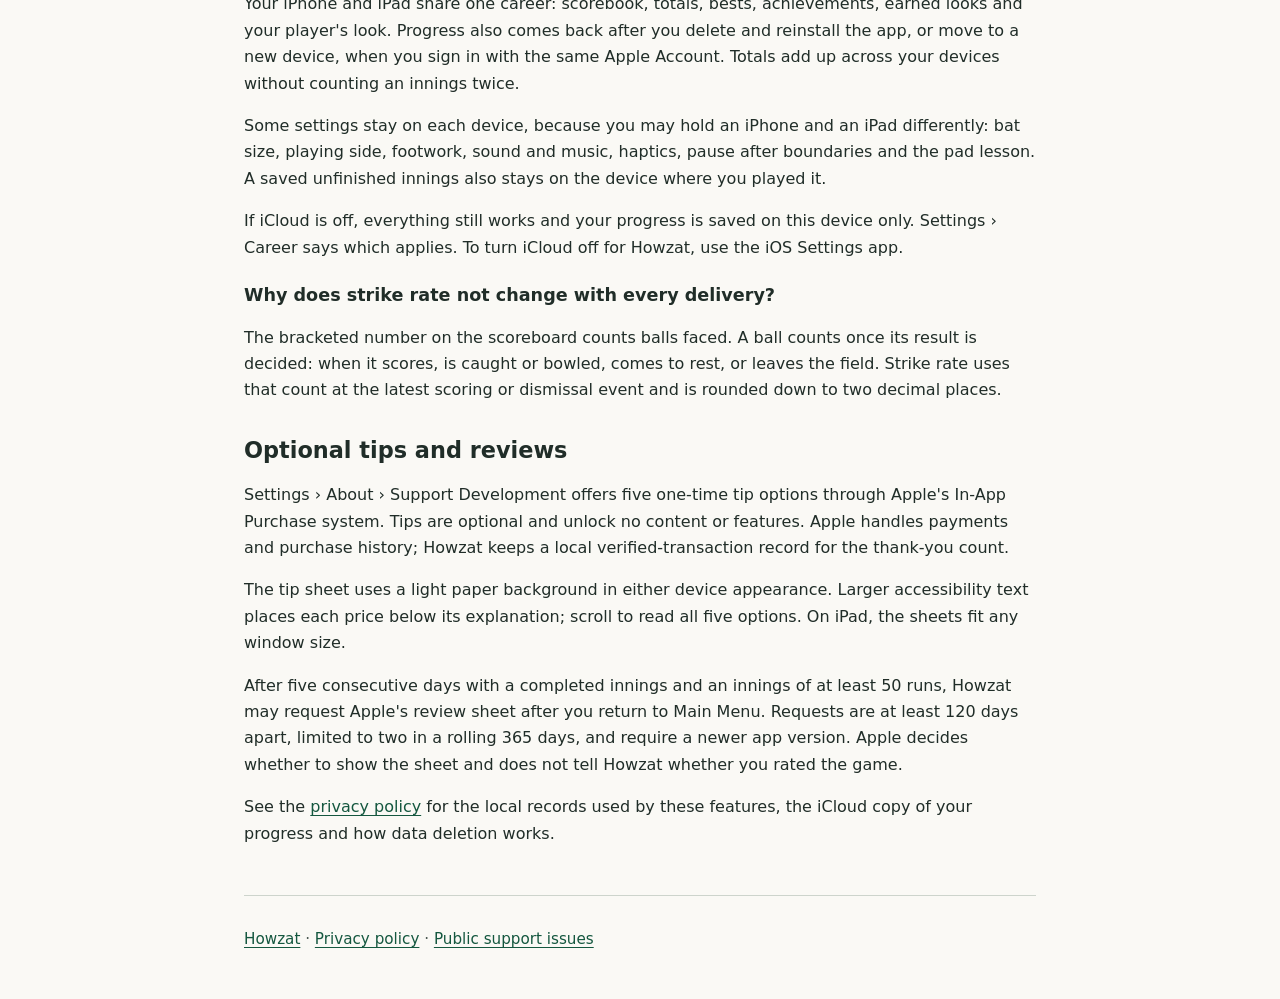
<file: support.html>
<!doctype html>
<html lang="en">
<head>
  <meta charset="utf-8">
  <meta name="viewport" content="width=device-width, initial-scale=1">
  <meta name="description" content="How to play Howzat on iPhone and iPad, resume an innings, sync progress with iCloud, adjust controls and sound, use the scorebook and last week's top 10, send feedback, and contact support.">
  <title>Support | Howzat</title>
  <link rel="stylesheet" href="styles.css">
</head>
<body>
  <a class="skip-link" href="#main">Skip to content</a>
  <header class="site-header">
    <a class="brand" href="index.html">Howzat</a>
    <nav aria-label="Main navigation">
      <a href="index.html">Home</a>
      <a href="support.html" aria-current="page">Support</a>
      <a href="privacy.html">Privacy</a>
    </nav>
  </header>
  <main id="main">
    <h1>Howzat support</h1>
    <p class="lead">Help with Howzat 1.13, the cricket arcade game for iPhone and iPad. Some features below are not available in earlier versions.</p>
    <section class="contact" aria-labelledby="contact-heading">
      <h2 id="contact-heading">Contact support</h2>
      <p>For help, bug reports or privacy questions, email <a href="mailto:aagrawal207@gmail.com">aagrawal207@gmail.com</a>.</p>
      <p>From version 1.13, you can also write from the app: choose Settings › About › Send Feedback. It opens a draft email to the developer in your own mail app, with the subject "Howzat feedback". A short footer gives the app version, build number, device model and iOS version, so problems are easier to fix. You can edit or remove that footer, and nothing is sent unless you send the email yourself. If no mail app is available, Howzat shows the address instead, with Copy Email Address.</p>
      <p>You can also use <a href="https://github.com/aagrawal207/howzat-support/issues">Howzat's public GitHub issues</a>. Posting an issue requires a GitHub account.</p>
      <p>GitHub issues are public. Include only details you are comfortable sharing publicly, such as your iPhone or iPad model, iOS version, app version and steps to reproduce the problem. The app version is in Settings › About.</p>
      <p><a class="button" href="https://github.com/aagrawal207/howzat-support/issues/new">Open a support issue</a></p>
    </section>

    <section aria-labelledby="play-heading">
      <h2 id="play-heading">How to play</h2>
      <p>Howzat runs on iOS 17 or later. On iPhone, hold the phone sideways. On iPad, play in any orientation and any window size. An upright iPad or a narrow window shows a smaller field, with a hint to turn the iPad sideways or widen the window.</p>
      <p>On first launch, a short lesson opens by itself and asks you to hold the pad, slide and release. You can use Skip lesson or practise again through Learn the pad on the main menu.</p>
      <ol>
        <li><strong>Use the trackpad.</strong> Drag inside the wide pad to pull the bat. Move back for a backlift, forward to swing, or down to defend a low ball. Raising the target raises the hands; the wrists and body guide the blade angle. Touches outside the pad do not steer.</li>
        <li><strong>Release to recover.</strong> Lift your finger to let the bat and batsman settle back into guard.</li>
        <li><strong>Hit the numbered rails.</strong> A struck ball can score 1, 2, 4 or 6 runs. Each ball scores once. The two small numbered gaps in the ceiling's OUT rail are dropped catches worth 1 and 2 runs.</li>
        <li><strong>Defend the wicket.</strong> Any ball hitting the stumps or bail is BOWLED. Your shot can be CAUGHT at a charcoal OUT rail until it next touches the ground. After that bounce, an OUT rail absorbs the ball for no runs. The bat touching the stumps or bail is HIT WICKET.</li>
      </ol>
      <p>Your score is your runs. Strike rate is an informational statistic and does not multiply your score. Reaching 50, 100, 200 or 300 runs, and then every hundred up to 700, triggers a milestone celebration: the batter raises the bat to the crowd while play continues.</p>
      <h3>What is the duck?</h3>
      <p>If you are out for 0 runs, a small duck pops up at the batter's feet and waddles off before the scorecard appears. Out on your first ball is a golden duck. The scorecard shows OUT FOR A DUCK or GOLDEN DUCK. The duck is only for show; the innings is recorded as usual.</p>
      <p>With Effects on, the duck quacks as it pops up. From version 1.13, a golden duck says "quack quack".</p>
      <h3>Why did the ball become faint?</h3>
      <p>Each ball allows one bat strike. After that strike it becomes faint and passes through the bat and other balls. It can still score or hit the wicket. Resting balls fade away so the next delivery can arrive.</p>
      <h3>Can I score behind the wicket?</h3>
      <p>Yes. An angled, open blade can glance a ball toward the FOUR or SIX rails behind the batter. The ceiling above that area is still OUT, so lofting too high is risky.</p>
      <h3>Why does the game look different?</h3>
      <p>From version 1.13, Howzat is styled like a county-ground match programme and scorebook: printed paper pages, a green scoreboard with ivory number plates, and ticket-stub buttons. Settings, Scores and Your player follow your device's appearance; in Dark Mode they use a darker "evening edition". The controls, scoring and bowling are unchanged.</p>
      <p>On most iPhones with Face ID, the live scoreboard also fills the thin strip above the field, so its figures are larger. The field itself is the same size as before.</p>
    </section>

    <section aria-labelledby="controls-heading">
      <h2 id="controls-heading">Controls and footwork</h2>
      <ul>
        <li><strong>Adaptive footwork</strong> is the default. The batsman steps forward or back as you move the bat.</li>
        <li><strong>Planted footwork</strong> keeps a fixed stance. Choose Settings › Batting › Footwork › Planted if you prefer it.</li>
        <li><strong>Bat size</strong> defaults to 95% and is adjustable from 75% to 125% in Settings › Batting. A bigger bat covers more space.</li>
        <li><strong>Playing side</strong> puts the pad in the left or right bottom corner and mirrors the field and bowling direction. Choose Settings › Batting › Playing side.</li>
      </ul>
      <p>Bat size and playing side can change from the menu or while paused. The pause screen's gear opens Settings; closing Settings leaves the innings paused until you choose Resume. Footwork changes apply at the next innings.</p>
      <h3>How is Settings laid out?</h3>
      <p>Tap the gear on the menu or the pause screen. When there is room, Settings shows two columns: Batting, Career and Privacy on the left, and Sound and feel, About and My Other Apps on the right. Smaller iPhones, narrow iPad windows and the largest text sizes show one column. Each section ends with short notes that explain its settings, one sentence each.</p>
      <ul>
        <li><strong>Batting:</strong> Bat size, Playing side, Footwork and Pause after boundaries.</li>
        <li><strong>Sound and feel:</strong> Effects and Crowd switches, a Music volume slider, Tracks and Haptics.</li>
        <li><strong>Career:</strong> Game Center sign-in, innings finished, total runs, time played and whether your progress is saved to iCloud.</li>
        <li><strong>Privacy:</strong> Share anonymous usage.</li>
        <li><strong>About:</strong> Send Feedback, Support Development, Rate Howzat, Acknowledgements and the app version.</li>
        <li><strong>My Other Apps:</strong> App Store links to the developer's other apps.</li>
      </ul>
      <p>Before version 1.13, Pause after boundaries had its own Between balls section.</p>
      <p>Your player's look is not in Settings. It has its own screen, described below.</p>
    </section>

    <section aria-labelledby="player-heading">
      <h2 id="player-heading">Your player</h2>
      <p>Tap the portrait button beside the gear, on the menu or the pause screen, to open Your player. You cannot open it during live play. It is laid out like a cricket-card album: each choice is a numbered card, and a look you have not earned yet is an empty slot.</p>
      <ul>
        <li><strong>Player</strong> has Face, Skin, Hair and Headwear. All eight faces are free for everyone. Every face works with every skin tone, hair style, hair colour and headwear choice.</li>
        <li><strong>Kit</strong> has Looks, Shirt, Pads, Gloves and Bat. <strong>Looks</strong> are matching sets you can wear in one tap once all four pieces are unlocked. Each kit piece unlocks by earning an achievement or a career goal. None can be bought, and tips do not unlock them.</li>
      </ul>
      <p>Each tap saves at once. A locked piece can be tried on without saving, and the caption shows what earns it. A gold dot on the portrait marks new looks. Your look does not change how the bat plays.</p>
      <h3>Which hair styles are there, and where is facial hair?</h3>
      <p>Hair has ten styles: Short, Braid, Ponytail, Bun and Long tied, plus Afro, Curly, Long curls, Dreadlocks and Buzz cut, which are new in version 1.13. All are free and work with every face, hair colour and headwear choice.</p>
      <p>From version 1.13, the moustache and beard choices are in the Hair tab, below the styles and colours. The Classic, Round, Strong and Long faces offer them; other faces show a short note naming those four. If you switch to another face, your saved facial hair is kept and shows again when you return to a face that offers it.</p>
    </section>

    <section aria-labelledby="bowling-heading">
      <h2 id="bowling-heading">Bowlers and innings</h2>
      <p>Each six-ball spell can be Spinner, Medium or Fast, including repeated styles. Spinner deliveries can use standard spin, topspin or backspin, which changes their pace off the pitch. The scoreboard shows the speed of each delivery when it is bowled.</p>
      <p>Medium and Fast bowlers also bowl short balls that bounce up towards chest height. Medium bowlers bowl them more often; spinners never do. Leaving or ducking a short ball is usually safe, but a top edge can be caught off the ceiling.</p>
      <p>Bowling gets harder as your innings grows. Past 50, 100 and 200 runs, and then every 50 runs up to 700, deliveries come quicker within each bowler's pace range, fast bowlers appear more often and spinners turn the ball more. From 100 runs, Medium and Fast bowlers mix in slower balls, and from 200 runs they also bowl yorkers. Pace never goes above 150 km/h.</p>
      <p>A new delivery waits until the previous ball has gone. Fours, sixes and milestones add a wait before the next ball while you can still move the bat. You can turn off the waits after fours and sixes in Settings › Batting › Pause after boundaries; milestones always pause.</p>
      <p>The sky changes as your innings goes on. Most innings start in the afternoon and move through golden hour and dusk to a floodlit night. Some start at night and move through dawn to morning. The sky holds still for the first 12 balls and reaches its last stage at ball 60.</p>
      <h3>Can I resume an innings after closing the app?</h3>
      <p>Yes. Howzat saves your innings between balls, when you pause and when the app leaves the screen. If the app closes, is updated, or you choose Main Menu from pause, the menu offers RESUME INNINGS with your runs, balls and place in the spell. Play picks up after a short READY.</p>
      <p>A ball still in the air when the app closed counts as a dot: one ball faced, no runs and never out. A wicket ends the innings at once, so closing the app cannot undo it.</p>
      <p>New innings or Learn the pad asks first. If you start a new one, the saved innings is recorded as Retired, and its runs count toward your career and best.</p>
    </section>

    <section aria-labelledby="sound-heading">
      <h2 id="sound-heading">Sound, music and haptics</h2>
      <p>Settings › Sound and feel has Effects, Crowd and Haptics switches and a Music volume slider. Effects are the bat, ball and stumps. Crowd is the stadium noise and cheers; it continues through dismissal, the final scorecard and replay, and stops in the main menu, during pause and READY, and in the background. Music plays background tracks on the menu, while you bat and on the scorecard. Slide Music all the way to the left to turn it off. While music plays, the crowd is a little quieter.</p>
      <p>Settings › Tracks chooses one track or a shuffle, which tracks are in the shuffle, and lets you preview any track. If you play your own music, Howzat's music stays quiet and the game sounds mix with yours.</p>
      <p>If you cannot hear the game, check these switches and the Music slider, your device's volume and Silent mode. Howzat respects Silent mode. Its cricket recordings are bundled with the app and its music is generated on the device, so both work offline.</p>
    </section>

    <section aria-labelledby="scores-heading">
      <h2 id="scores-heading">Scores and Game Center</h2>
      <p>Tap the trophy to open Scores:</p>
      <ul>
        <li><strong>Career</strong> shows your best innings, your top five, your best this week, the 12 achievements with your progress, and local lifetime statistics. Detailed totals cover completed innings saved with a full scorecard.</li>
        <li><strong>Bowlers</strong> compares your results against Spinner, Medium and Fast. Its painted pitch heatmap shows first-bounce length, with Runs / ball, Balls and Outs views. Tap a band or use the previous/next buttons to inspect its exact results.</li>
        <li><strong>Recent</strong> shows the latest 10 of up to 20 saved innings. Recorded career totals continue after older cards leave the list.</li>
        <li><strong>Worldwide</strong> shows optional Game Center rankings. <strong>This week</strong> ranks each player's best innings this week and restarts every Monday at 00:00 UTC; the first season starts on 12 October 2026. <strong>Best innings</strong> ranks all-time personal bests. <strong>Total runs</strong> and <strong>Innings</strong> rank lifetime runs and finished innings from your first game. <strong>Average</strong> ranks career runs per innings for players with at least 20 recorded innings. Versions before 1.6 also had a Strike rate board.</li>
      </ul>
      <p>Career, Bowlers and Recent work offline. Bowler analysis covers completed innings recorded with that feature; abandoned innings and older history do not fill in missing results. To use Worldwide, connect to the internet and choose Sign in to Game Center in Scores or Settings if needed. An account already signed in to Game Center can submit scores automatically. You can play the whole game without Game Center.</p>
      <p>After an innings, the scorecard is a scorebook page: your runs on number plates, a short line on how you were out, such as "Bowled by the Fast bowler off your 12th ball.", and your balls, strike rate and shots. It can also tell you how close you came to your best. Share opens the share sheet with a matching scorebook-page image of that innings. Achievements you have already earned, such as a past century, are credited from your saved records.</p>
      <p>Earlier installs may have only partial score history. Missing dates, balls or shot counts are shown as unavailable rather than guessed or treated as zero.</p>
      <h3>What is last week's top 10?</h3>
      <p>From version 1.13, at the start of a new week (Monday 00:00 UTC), the main menu may show last week's top 10 from the This week leaderboard, once: ranks, Game Center names and runs. Your row is gold if you made the ten; otherwise the card shows your rank and runs. See this week opens Scores on Worldwide › This week, and Done returns to the menu. The names come from Game Center and are not saved or sent anywhere.</p>
      <p>You might not see it because:</p>
      <ul>
        <li><strong>You didn't bat last week.</strong> Game Center offers the ended week's board only to players who submitted a score that week.</li>
        <li><strong>You aren't signed in to Game Center.</strong> The card never asks you to sign in. Sign in from Scores or Settings to see it in a later week.</li>
        <li><strong>It shows once per week.</strong> After you have seen it, it waits until next Monday.</li>
      </ul>
      <p>It also waits for a quiet main menu: it never covers an innings, the pause screen, the scorecard, an open sheet or the first pad lesson. If Game Center is slow or fails, it tries again at a later menu that week. A new install waits until its second week.</p>
      <h3>How does iCloud sync work?</h3>
      <p>From version 1.12, when iCloud is on, Howzat saves your progress to your own iCloud account. Your iPhone and iPad share one career: scorebook, totals, bests, achievements, earned looks and your player's look. Progress also comes back after you delete and reinstall the app, or move to a new device, when you sign in with the same Apple Account. Totals add up across your devices without counting an innings twice.</p>
      <p>Some settings stay on each device, because you may hold an iPhone and an iPad differently: bat size, playing side, footwork, sound and music, haptics, pause after boundaries and the pad lesson. A saved unfinished innings also stays on the device where you played it.</p>
      <p>If iCloud is off, everything still works and your progress is saved on this device only. Settings › Career says which applies. To turn iCloud off for Howzat, use the iOS Settings app.</p>
      <h3>Why does strike rate not change with every delivery?</h3>
      <p>The bracketed number on the scoreboard counts balls faced. A ball counts once its result is decided: when it scores, is caught or bowled, comes to rest, or leaves the field. Strike rate uses that count at the latest scoring or dismissal event and is rounded down to two decimal places.</p>
    </section>

    <section aria-labelledby="tips-heading">
      <h2 id="tips-heading">Optional tips and reviews</h2>
      <p>Settings › About › Support Development offers five one-time tip options through Apple's In-App Purchase system. Tips are optional and unlock no content or features. Apple handles payments and purchase history; Howzat keeps a local verified-transaction record for the thank-you count.</p>
      <p>The tip sheet uses a light paper background in either device appearance. Larger accessibility text places each price below its explanation; scroll to read all five options. On iPad, the sheets fit any window size.</p>
      <p>After five consecutive days with a completed innings and an innings of at least 50 runs, Howzat may request Apple's review sheet after you return to Main Menu. Requests are at least 120 days apart, limited to two in a rolling 365 days, and require a newer app version. Apple decides whether to show the sheet and does not tell Howzat whether you rated the game.</p>
      <p>See the <a href="privacy.html">privacy policy</a> for the local records used by these features, the iCloud copy of your progress and how data deletion works.</p>
    </section>
  </main>
  <footer class="site-footer">
    <p><a href="index.html">Howzat</a> · <a href="privacy.html">Privacy policy</a> · <a href="https://github.com/aagrawal207/howzat-support/issues">Public support issues</a></p>
  </footer>
</body>
</html>
</file>
<file: styles.css>
:root {
  color-scheme: light;
  font-family: system-ui, -apple-system, BlinkMacSystemFont, "Segoe UI", sans-serif;
  color: #202d28;
  background: #faf9f5;
  line-height: 1.65;
  -webkit-text-size-adjust: 100%;
}

* {
  box-sizing: border-box;
}

body {
  max-width: 52rem;
  margin: 0 auto;
  padding: 0 1.25rem;
  overflow-wrap: break-word;
}

a {
  color: #14573f;
  text-underline-offset: 0.18em;
}

a:hover {
  text-decoration-thickness: 0.15em;
}

a:focus-visible {
  outline: 3px solid #14573f;
  outline-offset: 4px;
}

.skip-link {
  position: absolute;
  top: 0.5rem;
  left: 1rem;
  padding: 0.75rem;
  background: #fff;
  transform: translateY(-200%);
}

.skip-link:focus {
  transform: translateY(0);
}

.site-header {
  display: flex;
  flex-wrap: wrap;
  align-items: center;
  justify-content: space-between;
  gap: 0.5rem 1.5rem;
  padding: 1rem 0;
  border-bottom: 1px solid #cdd4cc;
}

.brand {
  font-size: 1.4rem;
  font-weight: 750;
}

nav {
  display: flex;
  flex-wrap: wrap;
  gap: 0.25rem 1.25rem;
}

.site-header a {
  display: inline-flex;
  align-items: center;
  min-height: 2.75rem;
}

nav [aria-current="page"] {
  font-weight: 700;
}

main {
  padding: 1.5rem 0 2rem;
}

h1, h2, h3 {
  line-height: 1.25;
}

h1 {
  font-size: clamp(2rem, 6vw, 2.6rem);
  margin: 0.5rem 0 1rem;
}

h2 {
  font-size: 1.4rem;
  margin-top: 2rem;
}

h3 {
  font-size: 1.1rem;
  margin-top: 1.5rem;
}

.lead {
  font-size: 1.15rem;
}

li + li {
  margin-top: 0.65rem;
}

ul, ol {
  padding-left: 1.5rem;
}

.contact {
  padding: 0.25rem 1.25rem 0.5rem;
  border: 1px solid #cdd4cc;
  border-radius: 0.5rem;
  background: #fff;
}

.contact h2 {
  margin-top: 1rem;
}

.button {
  display: inline-block;
  padding: 0.7rem 1rem;
  border-radius: 0.3rem;
  background: #14573f;
  color: #fff;
  font-weight: 650;
}

.updated, .site-footer {
  color: #4c5952;
}

.site-footer {
  padding: 1rem 0 2rem;
  border-top: 1px solid #cdd4cc;
  font-size: 0.95rem;
}
</file>
